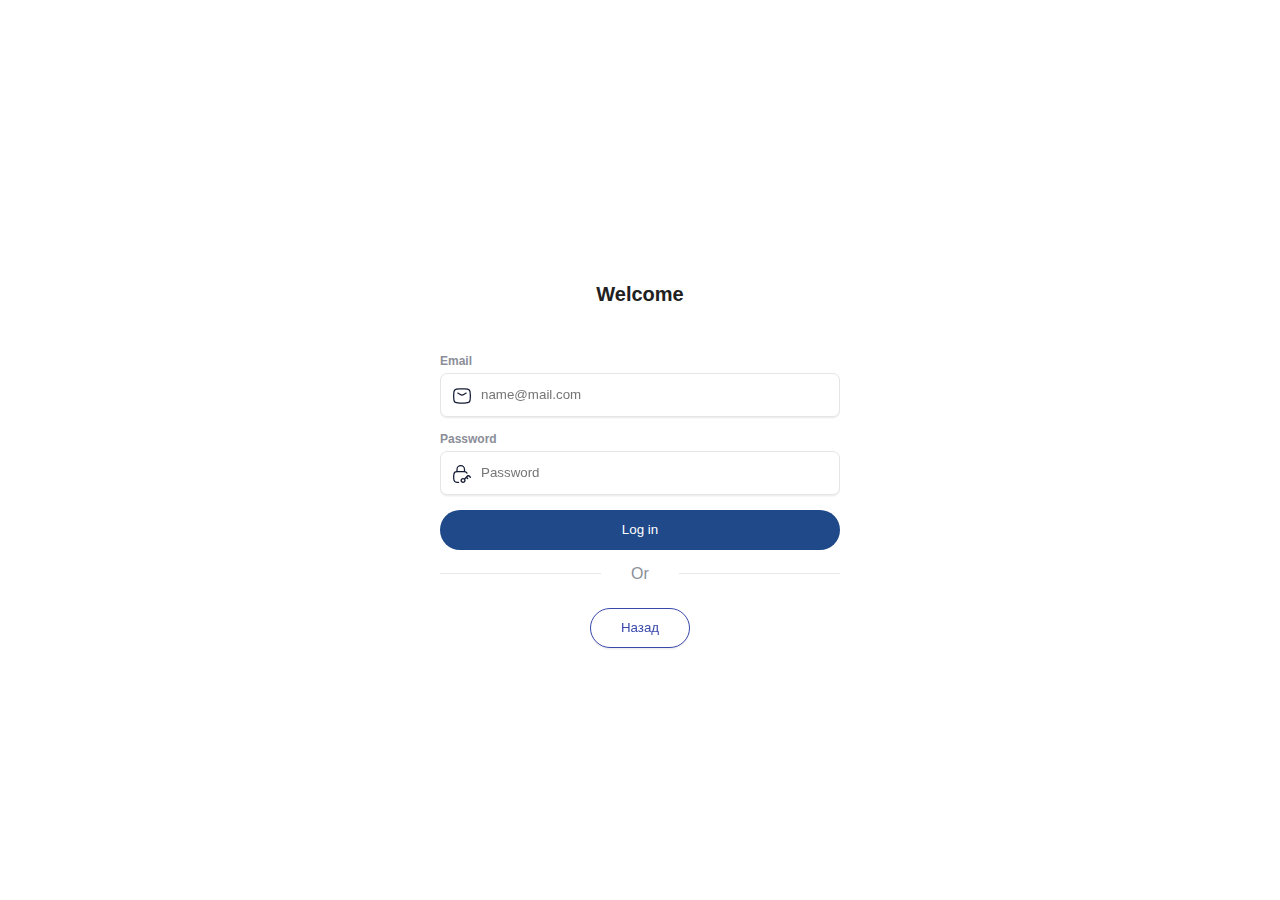
<file: adminLogin.html>
<!DOCTYPE html>
<html lang="en">
<head>
    <meta charset="UTF-8">
    <meta http-equiv="X-UA-Compatible" content="IE=edge">
    <meta name="viewport" content="width=device-width, initial-scale=1.0">
    <link rel="stylesheet" href="css/adminLogin.css">
    <title>Log in</title>
</head>

<body>

    <!-- главный блок -->

    <div class="main">

<!--а правую часть сайта -->

        <div class="rigth-s">

            <!-- форма входа -->

            <form action="mainAfterSignup.html" class="form_container">

                <!-- заголовок формы -->

                <div class="title_container">
                    <p class="title">Welcome</p>
                </div>
                <br>

                <!-- контейнер с input -->

                <div class="input_container">
                    <!-- email input -->
                    <label class="input_label" for="email_field">Email</label>
                    <svg fill="none" viewBox="0 0 24 24" height="24" width="24" xmlns="http://www.w3.org/2000/svg"
                        class="icon">
                        <path stroke-linejoin="round" stroke-linecap="round" stroke-width="1.5" stroke="#141B34"
                            d="M7 8.5L9.94202 10.2394C11.6572 11.2535 12.3428 11.2535 14.058 10.2394L17 8.5"></path>
                        <path stroke-linejoin="round" stroke-width="1.5" stroke="#141B34"
                            d="M2.01577 13.4756C2.08114 16.5412 2.11383 18.0739 3.24496 19.2094C4.37608 20.3448 5.95033 20.3843 9.09883 20.4634C11.0393 20.5122 12.9607 20.5122 14.9012 20.4634C18.0497 20.3843 19.6239 20.3448 20.7551 19.2094C21.8862 18.0739 21.9189 16.5412 21.9842 13.4756C22.0053 12.4899 22.0053 11.5101 21.9842 10.5244C21.9189 7.45886 21.8862 5.92609 20.7551 4.79066C19.6239 3.65523 18.0497 3.61568 14.9012 3.53657C12.9607 3.48781 11.0393 3.48781 9.09882 3.53656C5.95033 3.61566 4.37608 3.65521 3.24495 4.79065C2.11382 5.92608 2.08114 7.45885 2.01576 10.5244C1.99474 11.5101 1.99475 12.4899 2.01577 13.4756Z">
                        </path>
                    </svg>
                    <!-- name input -->
                    <input placeholder="name@mail.com"  type="text"
                        class="input_field" id="email_field">
                </div>

                <!-- контейнер с input -->

                <div class="input_container">

                    <label class="input_label" for="password_field">Password</label>

                    <svg fill="none" viewBox="0 0 24 24" height="24" width="24" xmlns="http://www.w3.org/2000/svg"
                        class="icon">
                        <path stroke-linecap="round" stroke-width="1.5" stroke="#141B34"
                            d="M18 11.0041C17.4166 9.91704 16.273 9.15775 14.9519 9.0993C13.477 9.03404 11.9788 9 10.329 9C8.67911 9 7.18091 9.03404 5.70604 9.0993C3.95328 9.17685 2.51295 10.4881 2.27882 12.1618C2.12602 13.2541 2 14.3734 2 15.5134C2 16.6534 2.12602 17.7727 2.27882 18.865C2.51295 20.5387 3.95328 21.8499 5.70604 21.9275C6.42013 21.9591 7.26041 21.9834 8 22">
                        </path>
                        <path stroke-linejoin="round" stroke-linecap="round" stroke-width="1.5" stroke="#141B34"
                            d="M6 9V6.5C6 4.01472 8.01472 2 10.5 2C12.9853 2 15 4.01472 15 6.5V9"></path>
                        <path fill="#141B34"
                            d="M21.2046 15.1045L20.6242 15.6956V15.6956L21.2046 15.1045ZM21.4196 16.4767C21.7461 16.7972 22.2706 16.7924 22.5911 16.466C22.9116 16.1395 22.9068 15.615 22.5804 15.2945L21.4196 16.4767ZM18.0228 15.1045L17.4424 14.5134V14.5134L18.0228 15.1045ZM18.2379 18.0387C18.5643 18.3593 19.0888 18.3545 19.4094 18.028C19.7299 17.7016 19.7251 17.1771 19.3987 16.8565L18.2379 18.0387ZM14.2603 20.7619C13.7039 21.3082 12.7957 21.3082 12.2394 20.7619L11.0786 21.9441C12.2794 23.1232 14.2202 23.1232 15.4211 21.9441L14.2603 20.7619ZM12.2394 20.7619C11.6914 20.2239 11.6914 19.358 12.2394 18.82L11.0786 17.6378C9.86927 18.8252 9.86927 20.7567 11.0786 21.9441L12.2394 20.7619ZM12.2394 18.82C12.7957 18.2737 13.7039 18.2737 14.2603 18.82L15.4211 17.6378C14.2202 16.4587 12.2794 16.4587 11.0786 17.6378L12.2394 18.82ZM14.2603 18.82C14.8082 19.358 14.8082 20.2239 14.2603 20.7619L15.4211 21.9441C16.6304 20.7567 16.6304 18.8252 15.4211 17.6378L14.2603 18.82ZM20.6242 15.6956L21.4196 16.4767L22.5804 15.2945L21.785 14.5134L20.6242 15.6956ZM15.4211 18.82L17.8078 16.4767L16.647 15.2944L14.2603 17.6377L15.4211 18.82ZM17.8078 16.4767L18.6032 15.6956L17.4424 14.5134L16.647 15.2945L17.8078 16.4767ZM16.647 16.4767L18.2379 18.0387L19.3987 16.8565L17.8078 15.2945L16.647 16.4767ZM21.785 14.5134C21.4266 14.1616 21.0998 13.8383 20.7993 13.6131C20.4791 13.3732 20.096 13.1716 19.6137 13.1716V14.8284C19.6145 14.8284 19.619 14.8273 19.6395 14.8357C19.6663 14.8466 19.7183 14.8735 19.806 14.9391C19.9969 15.0822 20.2326 15.3112 20.6242 15.6956L21.785 14.5134ZM18.6032 15.6956C18.9948 15.3112 19.2305 15.0822 19.4215 14.9391C19.5091 14.8735 19.5611 14.8466 19.5879 14.8357C19.6084 14.8273 19.6129 14.8284 19.6137 14.8284V13.1716C19.1314 13.1716 18.7483 13.3732 18.4281 13.6131C18.1276 13.8383 17.8008 14.1616 17.4424 14.5134L18.6032 15.6956Z">
                        </path>
                    </svg>

                    <!-- input password -->

                    <input placeholder="Password"  type="password"
                        class="input_field" id="password_field">
                </div>

                <!-- Login button -->

                <button type="submit" class="sign-in_btn">
                    <span>Log in</span>
                </button>

                <!-- контейнер --- or --- -->

                <div class="separator">
                    <hr class="line">
                    <span>Or</span>
                    <hr class="line">
                </div>

                <!-- back button -->

                <button  type="submit" class="sign-in_back">
                    <span>Назад</span>
                </button>

            </form>
        </div>
    </div>
</body>

</html>
</file>
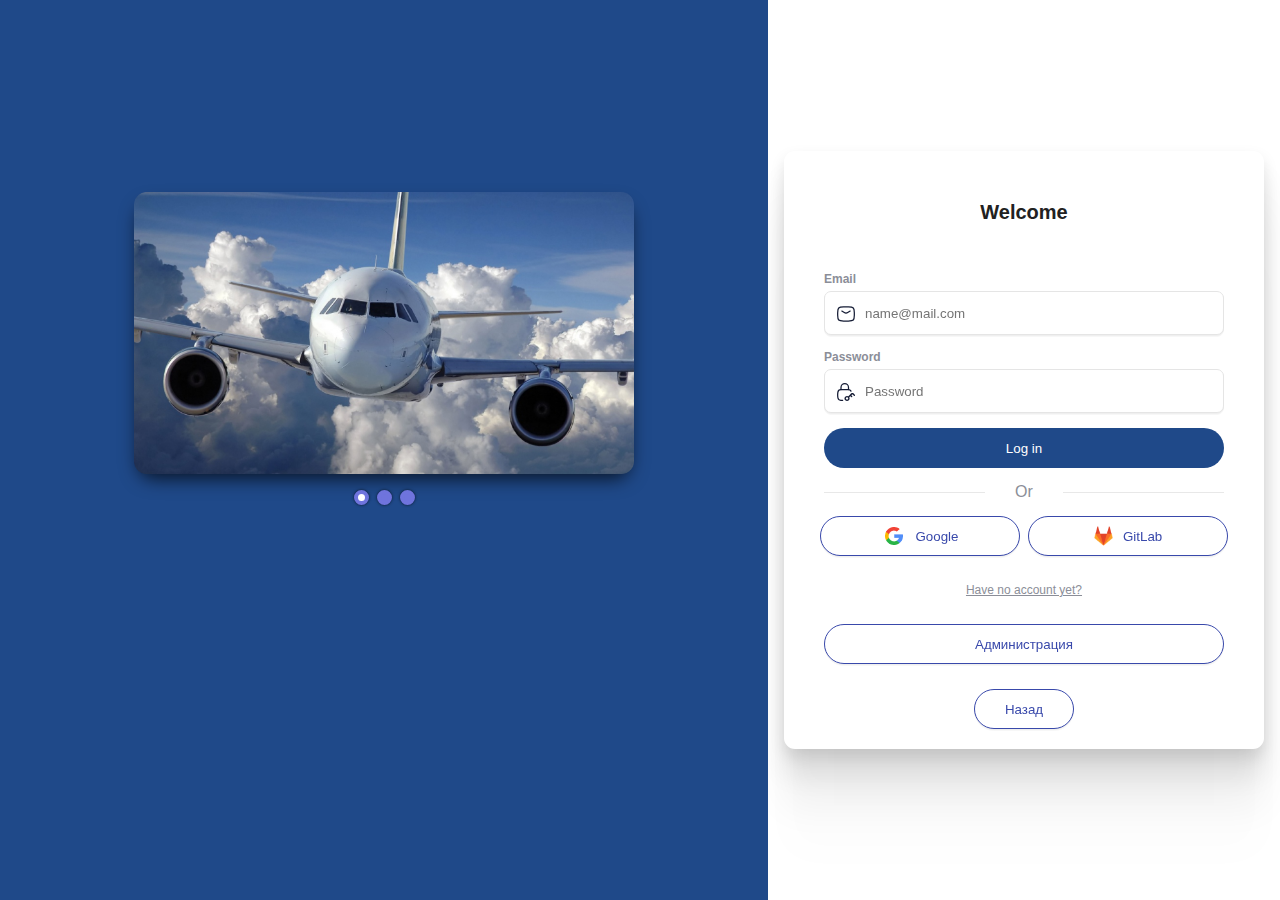
<file: login.html>
<!DOCTYPE html>
<html lang="en">
<head>
    <meta charset="UTF-8">
    <meta http-equiv="X-UA-Compatible" content="IE=edge">
    <meta name="viewport" content="width=device-width, initial-scale=1.0">
    <link rel="stylesheet" href="css/login.css">
    <title>Log in</title>
</head>

<body>

    <!-- главный блок -->

    <div class="main">

        <!-- левая сторона сайта -->

        <div class="left-s">

            <!-- слайдер -->

            <div class="adaptivSlayder">
                <input type="radio" name="kadoves" id="slaid1" checked>
                <input type="radio" name="kadoves" id="slaid2">
                <input type="radio" name="kadoves" id="slaid3">
                <div class="kadoves">
                    <label for="slaid1"></label>
                    <label for="slaid2"></label>
                    <label for="slaid3"></label>
                </div>

                <!-- картинки слайдера -->

                <div class="adaptivSlayderlasekun">
                    <div class="abusteku-deagulus">
                        <img src="img/2 2539373.png" />
                        <img src="img/Group 82.png" />
                        <img src="img/2 2539373.png" />
                    </div>
                </div>
            </div>
        </div>

        
        <!-- Это отвечает за правую часть сайта -->

        <div class="rigth-s">

            <!-- форма входа -->

            <form class="form_container">

                <!-- заголовок формы -->

                <div class="title_container">
                    <p class="title">Welcome</p>
                </div>
                <br>

                <!-- контейнер с input -->

                <div class="input_container">
                    <!-- email input -->
                    <label class="input_label" for="email_field">Email</label>
                    <svg fill="none" viewBox="0 0 24 24" height="24" width="24" xmlns="http://www.w3.org/2000/svg"
                        class="icon">
                        <path stroke-linejoin="round" stroke-linecap="round" stroke-width="1.5" stroke="#141B34"
                            d="M7 8.5L9.94202 10.2394C11.6572 11.2535 12.3428 11.2535 14.058 10.2394L17 8.5"></path>
                        <path stroke-linejoin="round" stroke-width="1.5" stroke="#141B34"
                            d="M2.01577 13.4756C2.08114 16.5412 2.11383 18.0739 3.24496 19.2094C4.37608 20.3448 5.95033 20.3843 9.09883 20.4634C11.0393 20.5122 12.9607 20.5122 14.9012 20.4634C18.0497 20.3843 19.6239 20.3448 20.7551 19.2094C21.8862 18.0739 21.9189 16.5412 21.9842 13.4756C22.0053 12.4899 22.0053 11.5101 21.9842 10.5244C21.9189 7.45886 21.8862 5.92609 20.7551 4.79066C19.6239 3.65523 18.0497 3.61568 14.9012 3.53657C12.9607 3.48781 11.0393 3.48781 9.09882 3.53656C5.95033 3.61566 4.37608 3.65521 3.24495 4.79065C2.11382 5.92608 2.08114 7.45885 2.01576 10.5244C1.99474 11.5101 1.99475 12.4899 2.01577 13.4756Z">
                        </path>
                    </svg>
                    <!-- name input -->
                    <input placeholder="name@mail.com"  type="text"
                        class="input_field" id="email_field">
                </div>

                <!-- контейнер с input -->

                <div class="input_container">

                    <label class="input_label" for="password_field">Password</label>

                    <svg fill="none" viewBox="0 0 24 24" height="24" width="24" xmlns="http://www.w3.org/2000/svg"
                        class="icon">
                        <path stroke-linecap="round" stroke-width="1.5" stroke="#141B34"
                            d="M18 11.0041C17.4166 9.91704 16.273 9.15775 14.9519 9.0993C13.477 9.03404 11.9788 9 10.329 9C8.67911 9 7.18091 9.03404 5.70604 9.0993C3.95328 9.17685 2.51295 10.4881 2.27882 12.1618C2.12602 13.2541 2 14.3734 2 15.5134C2 16.6534 2.12602 17.7727 2.27882 18.865C2.51295 20.5387 3.95328 21.8499 5.70604 21.9275C6.42013 21.9591 7.26041 21.9834 8 22">
                        </path>
                        <path stroke-linejoin="round" stroke-linecap="round" stroke-width="1.5" stroke="#141B34"
                            d="M6 9V6.5C6 4.01472 8.01472 2 10.5 2C12.9853 2 15 4.01472 15 6.5V9"></path>
                        <path fill="#141B34"
                            d="M21.2046 15.1045L20.6242 15.6956V15.6956L21.2046 15.1045ZM21.4196 16.4767C21.7461 16.7972 22.2706 16.7924 22.5911 16.466C22.9116 16.1395 22.9068 15.615 22.5804 15.2945L21.4196 16.4767ZM18.0228 15.1045L17.4424 14.5134V14.5134L18.0228 15.1045ZM18.2379 18.0387C18.5643 18.3593 19.0888 18.3545 19.4094 18.028C19.7299 17.7016 19.7251 17.1771 19.3987 16.8565L18.2379 18.0387ZM14.2603 20.7619C13.7039 21.3082 12.7957 21.3082 12.2394 20.7619L11.0786 21.9441C12.2794 23.1232 14.2202 23.1232 15.4211 21.9441L14.2603 20.7619ZM12.2394 20.7619C11.6914 20.2239 11.6914 19.358 12.2394 18.82L11.0786 17.6378C9.86927 18.8252 9.86927 20.7567 11.0786 21.9441L12.2394 20.7619ZM12.2394 18.82C12.7957 18.2737 13.7039 18.2737 14.2603 18.82L15.4211 17.6378C14.2202 16.4587 12.2794 16.4587 11.0786 17.6378L12.2394 18.82ZM14.2603 18.82C14.8082 19.358 14.8082 20.2239 14.2603 20.7619L15.4211 21.9441C16.6304 20.7567 16.6304 18.8252 15.4211 17.6378L14.2603 18.82ZM20.6242 15.6956L21.4196 16.4767L22.5804 15.2945L21.785 14.5134L20.6242 15.6956ZM15.4211 18.82L17.8078 16.4767L16.647 15.2944L14.2603 17.6377L15.4211 18.82ZM17.8078 16.4767L18.6032 15.6956L17.4424 14.5134L16.647 15.2945L17.8078 16.4767ZM16.647 16.4767L18.2379 18.0387L19.3987 16.8565L17.8078 15.2945L16.647 16.4767ZM21.785 14.5134C21.4266 14.1616 21.0998 13.8383 20.7993 13.6131C20.4791 13.3732 20.096 13.1716 19.6137 13.1716V14.8284C19.6145 14.8284 19.619 14.8273 19.6395 14.8357C19.6663 14.8466 19.7183 14.8735 19.806 14.9391C19.9969 15.0822 20.2326 15.3112 20.6242 15.6956L21.785 14.5134ZM18.6032 15.6956C18.9948 15.3112 19.2305 15.0822 19.4215 14.9391C19.5091 14.8735 19.5611 14.8466 19.5879 14.8357C19.6084 14.8273 19.6129 14.8284 19.6137 14.8284V13.1716C19.1314 13.1716 18.7483 13.3732 18.4281 13.6131C18.1276 13.8383 17.8008 14.1616 17.4424 14.5134L18.6032 15.6956Z">
                        </path>
                    </svg>

                    <!-- input password -->

                    <input placeholder="Password"  type="password"
                        class="input_field" id="password_field">
                </div>

                <!-- Login button -->

                <a href="mainAfterSignup.html"><button type="submit" class="sign-in_btn">
                    <span>Log in</span>
                </button></a>

                <!-- контейнер --- or --- -->

                <div class="separator">
                    <hr class="line">
                    <span>Or</span>
                    <hr class="line">
                </div>

                <!-- контейнер кнопок -->

                <div class="or-sign-in-btn">

                    <!-- логин кнопка google -->

                    <button class="sign-in_ggl">
                        <img src="img/Google.png" alt="">
                        Google
                    </button>

                    <!-- логин кнопка gitlab -->

                    <button  type="submit" class="sign-in_gitlab">
                        <img src="img/vectors.png" alt="">
                        <span>GitLab</span>
                    </button>
                </div>

                <!-- нет аккаунта текст -->

                <p class="note">Have no account yet?</p>

                <!-- admin button -->

                <a href="adminLogin.html"><button  type="submit" class="sign-in_admin">
                    <span>Администрация</span>
                </button>
            </a>

                <!-- back button -->

                <button  type="submit" class="sign-in_back">
                    <span>Назад</span>
                </button>

            </form>
        </div>
    </div>
</body>

</html>
</file>
<file: css/adminLogin.css>
body {
    margin: 0;
}

/* правая сторона сайта */
.abusteku-deagulus img {
    width: 100%;
}

/* правая сторона */

.rigth-s {
    display:flex;
    justify-content: center;
    align-items: center;
    vertical-align: middle;
    height:100vh;
}
/* задаем стиль формы */

.form_container {
    width: 400px;
    height: fit-content;
    display:flex;
    flex-direction: column;
    align-items: center;
    justify-content: center;
    gap: 15px;
    padding: 50px 40px 20px 40px;
    background-color: #ffffff;
    border-radius: 11px;
    font-family: "Inter", sans-serif;
}

/* задаем стиль контейнера с заголовком */

.title_container {
    display: flex;
    flex-direction: column;
    align-items: center;
    justify-content: center;
    gap: 10px;
}

/* задаем стиль заголовка */

.title {
    margin: 0;
    font-size: 1.25rem;
    font-weight: 700;
    color: #212121;
}

/* задаем стиль родителю input */

.input_container {
    width: 100%;
    height: fit-content;
    position: relative;
    display: flex;
    flex-direction: column;
    gap: 5px;
}

/* задаем стиль иконке в input */

.icon {
    width: 20px;
    position: absolute;
    z-index: 99;
    left: 12px;
    bottom: 9px;
}

/* задаем стиль названию input */

.input_label {
    font-size: 0.75rem;
    color: #8B8E98;
    font-weight: 600;
}

/* задаем стиль input */

.input_field {
    width: auto;
    height: 40px;
    padding-left:40px;
    border-radius: 7px;
    outline: none;
    border: 1px solid #e5e5e5;
    filter: drop-shadow(0px 1px 0px #efefef) drop-shadow(0px 1px 0.5px rgba(239, 239, 239, 0.5));
    transition: all 0.3s cubic-bezier(0.15, 0.83, 0.66, 1);
}

/* задаем стиль input при focus */

.input_field:focus {
    border: 1px solid transparent;
    box-shadow: 0px 0px 0px 2px #242424;
    background-color: transparent;
}

/* задаем стиль login кнопке */

.sign-in_btn {
    width: 100%;
    height: 40px;
    border: 0;
    background: #1F4989;
    border-radius: 40px;
    outline: none;
    color: #ffffff;
    cursor: pointer;
}

/* задаем стиль ---or--- */

.separator {
    width: 100%;
    display: flex;
    align-items: center;
    justify-content: center;
    gap: 30px;
    color: #8B8E98;
}

.separator .line {
    display: block;
    width: 100%;
    height: 1px;
    border: 0;
    background-color: #e8e8e8;
}

/* задаем стиль родителю кнопкам или */

.or-sign-in-btn {
    display: flex;
    align-items: center;
    justify-content: center;
}

/* задаем стиль кнопке login google */

.sign-in_ggl {
    width: 200px;
    height: 40px;
    gap: 10px;
    background: #ffffff;
    border-radius: 40px;
    outline: none;
    color: #3949AB;
    border: 1px solid #3949AB;
    filter: drop-shadow(0px 1px 0px #efefef) drop-shadow(0px 1px 0.5px rgba(239, 239, 239, 0.5));
    cursor: pointer;
    margin-right: 4px;
    display: flex;
    justify-content: center;
    align-items: center;
    text-align: center;
}

/* задаем стиль изображение в кнопке login google */

.sign-in_ggl img {
    width: 24px;
}

/* задаем стиль кнопке login gitlab */

.sign-in_gitlab {
    width: 200px;
    height: 40px;
    gap: 10px;
    background: #ffffff;
    border-radius: 40px;
    outline: none;
    color: #3949AB;
    border: 1px solid #3949AB;
    filter: drop-shadow(0px 1px 0px #efefef) drop-shadow(0px 1px 0.5px rgba(239, 239, 239, 0.5));
    cursor: pointer;
    margin-left: 4px;
    display: flex;
    justify-content: center;
    align-items: center;
    text-align: center;
}

/* задаем стиль изображение в кнопке login gitlab */

.sign-in_gitlab img {
    width: 19.2px;
    height: 19.2px;
}

/* задаем стиль тексту нету аккаунта? */

.note {
    font-size: 0.75rem;
    color: #8B8E98;
    text-decoration: underline;
}

/* задаем стиль кнопке log in Администрация*/

.sign-in_admin{
    width: 100%;
    height: 40px;
    gap: 10px;
    background: #ffffff;
    border-radius: 40px;
    outline: none;
    color: #3949AB;
    border: 1px solid #3949AB;
    filter: drop-shadow(0px 1px 0px #efefef) drop-shadow(0px 1px 0.5px rgba(239, 239, 239, 0.5));
    cursor: pointer;
    display: flex;
    justify-content: center;
    align-items: center;
    text-align: center;
}

/* задаем стиль кнопке назад*/

.sign-in_back{
    width: 100px;
    height: 40px;
    gap: 10px;
    background: #ffffff;
    border-radius: 40px;
    outline: none;
    color: #3949AB;
    border: 1px solid #3949AB;
    filter: drop-shadow(0px 1px 0px #efefef) drop-shadow(0px 1px 0.5px rgba(239, 239, 239, 0.5));
    cursor: pointer;
    display: flex;
    justify-content: center;
    align-items: center;
    text-align: center;
    margin-top: 10px;
}
</file>
<file: css/login.css>
body {
    margin: 0;
}

/* делим страница на 2 */

.main {
    display: grid;
    grid-template-areas:
        "lf f";
    grid-template-columns: 3fr 2fr;
}

/* левая сторона сайта */

.left-s {
    grid-area: "lf";
    background: #1F4989;
    backdrop-filter: blur(12px);
    height: 100vh;
}

/* правая сторона сайта */

.rigth-s {
    grid-area: "f";
}

/* слайдер */

.adaptivSlayder {
    position: relative;
    margin: 25% auto;
    box-shadow: 0 9px 18px -4px rgba(0, 0, 0, 0.69);
    border-radius: 20px;
    width: 500px;
}

.adaptivSlayder input[name="kadoves"] {
    display: none;
}

/* dots */

.kadoves {
    position: absolute;
    left: 0;
    bottom: -35px;
    text-align: center;
    width: 100%;
}

.kadoves label {
    display: inline-block;
    width: 7px;
    height: 7px;
    cursor: pointer;
    margin: 0 2px;
    box-shadow: 0 0 3px 0 rgba(0, 0, 0, .7);
    border-radius: 55%;
    border: 4px solid #6F74DD;
    background-color: #6F74DD;
}


#slaid1:checked~.kadoves label[for="slaid1"] {
    background-color: white;
    border-radius: 20px;
}

#slaid2:checked~.kadoves label[for="slaid2"] {
    background-color: white;
    border-radius: 20px;
}

#slaid3:checked~.kadoves label[for="slaid3"] {
    background-color: white;
    border-radius: 20px;
}


.adaptivSlayderlasekun {
    overflow: hidden;
}

/* задаем плавное появление слайда */

.abusteku-deagulus {
    display: flex;
    width: 100%;
    transition: all 0.6s;
}

.abusteku-deagulus img {
    width: 100%;
}

/* задаем появление */

#slaid1:checked~.adaptivSlayderlasekun .abusteku-deagulus {
    transform: translate(0);
}

#slaid2:checked~.adaptivSlayderlasekun .abusteku-deagulus {
    transform: translateX(-100%);
}

#slaid3:checked~.adaptivSlayderlasekun .abusteku-deagulus {

    transform: translateX(-200%);

}

/* правая сторона */

.rigth-s {
    align-self: center;
    justify-self: center;
}

/* задаем стиль формы */

.form_container {
    width: 400px;
    height: fit-content;
    display: flex;
    flex-direction: column;
    align-items: center;
    justify-content: center;
    gap: 15px;
    padding: 50px 40px 20px 40px;
    background-color: #ffffff;
    box-shadow: 0px 106px 42px rgba(0, 0, 0, 0.01),
        0px 59px 36px rgba(0, 0, 0, 0.05), 0px 26px 26px rgba(0, 0, 0, 0.09),
        0px 7px 15px rgba(0, 0, 0, 0.1), 0px 0px 0px rgba(0, 0, 0, 0.1);
    border-radius: 11px;
    font-family: "Inter", sans-serif;
}

/* задаем стиль контейнера с заголовком */

.title_container {
    display: flex;
    flex-direction: column;
    align-items: center;
    justify-content: center;
    gap: 10px;
}

/* задаем стиль заголовка */

.title {
    margin: 0;
    font-size: 1.25rem;
    font-weight: 700;
    color: #212121;
}

/* задаем стиль родителю input */

.input_container {
    width: 100%;
    height: fit-content;
    position: relative;
    display: flex;
    flex-direction: column;
    gap: 5px;
}

/* задаем стиль иконке в input */

.icon {
    width: 20px;
    position: absolute;
    z-index: 99;
    left: 12px;
    bottom: 9px;
}

/* задаем стиль названию input */

.input_label {
    font-size: 0.75rem;
    color: #8B8E98;
    font-weight: 600;
}

/* задаем стиль input */

.input_field {
    width: auto;
    height: 40px;
    padding-left:40px;
    border-radius: 7px;
    outline: none;
    border: 1px solid #e5e5e5;
    filter: drop-shadow(0px 1px 0px #efefef) drop-shadow(0px 1px 0.5px rgba(239, 239, 239, 0.5));
    transition: all 0.3s cubic-bezier(0.15, 0.83, 0.66, 1);
}

/* задаем стиль input при focus */

.input_field:focus {
    border: 1px solid transparent;
    box-shadow: 0px 0px 0px 2px #242424;
    background-color: transparent;
}

/* задаем стиль login кнопке */

.sign-in_btn {
    width: 400px;
    height: 40px;
    border: 0;
    background: #1F4989;
    border-radius: 40px;
    outline: none;
    color: #ffffff;
    cursor: pointer;
}

/* задаем стиль ---or--- */

.separator {
    width: 100%;
    display: flex;
    align-items: center;
    justify-content: center;
    gap: 30px;
    color: #8B8E98;
}

.separator .line {
    display: block;
    width: 100%;
    height: 1px;
    border: 0;
    background-color: #e8e8e8;
}

/* задаем стиль родителю кнопкам или */

.or-sign-in-btn {
    display: flex;
    align-items: center;
    justify-content: center;
}

/* задаем стиль кнопке login google */

.sign-in_ggl {
    width: 200px;
    height: 40px;
    gap: 10px;
    background: #ffffff;
    border-radius: 40px;
    outline: none;
    color: #3949AB;
    border: 1px solid #3949AB;
    filter: drop-shadow(0px 1px 0px #efefef) drop-shadow(0px 1px 0.5px rgba(239, 239, 239, 0.5));
    cursor: pointer;
    margin-right: 4px;
    display: flex;
    justify-content: center;
    align-items: center;
    text-align: center;
}

/* задаем стиль изображение в кнопке login google */

.sign-in_ggl img {
    width: 24px;
}

/* задаем стиль кнопке login gitlab */

.sign-in_gitlab {
    width: 200px;
    height: 40px;
    gap: 10px;
    background: #ffffff;
    border-radius: 40px;
    outline: none;
    color: #3949AB;
    border: 1px solid #3949AB;
    filter: drop-shadow(0px 1px 0px #efefef) drop-shadow(0px 1px 0.5px rgba(239, 239, 239, 0.5));
    cursor: pointer;
    margin-left: 4px;
    display: flex;
    justify-content: center;
    align-items: center;
    text-align: center;
}

/* задаем стиль изображение в кнопке login gitlab */

.sign-in_gitlab img {
    width: 19.2px;
    height: 19.2px;
}

/* задаем стиль тексту нету аккаунта? */

.note {
    font-size: 0.75rem;
    color: #8B8E98;
    text-decoration: underline;
}

/* задаем стиль кнопке log in Администрация*/

.sign-in_admin{
    width: 400px;
    height: 40px;
    gap: 10px;
    background: #ffffff;
    border-radius: 40px;
    outline: none;
    color: #3949AB;
    border: 1px solid #3949AB;
    filter: drop-shadow(0px 1px 0px #efefef) drop-shadow(0px 1px 0.5px rgba(239, 239, 239, 0.5));
    cursor: pointer;
    display: flex;
    justify-content: center;
    align-items: center;
    text-align: center;
}

/* задаем стиль кнопке назад*/

.sign-in_back{
    width: 100px;
    height: 40px;
    gap: 10px;
    background: #ffffff;
    border-radius: 40px;
    outline: none;
    color: #3949AB;
    border: 1px solid #3949AB;
    filter: drop-shadow(0px 1px 0px #efefef) drop-shadow(0px 1px 0.5px rgba(239, 239, 239, 0.5));
    cursor: pointer;
    display: flex;
    justify-content: center;
    align-items: center;
    text-align: center;
    margin-top: 10px;
}

a{
    text-decoration: none;
}
</file>
